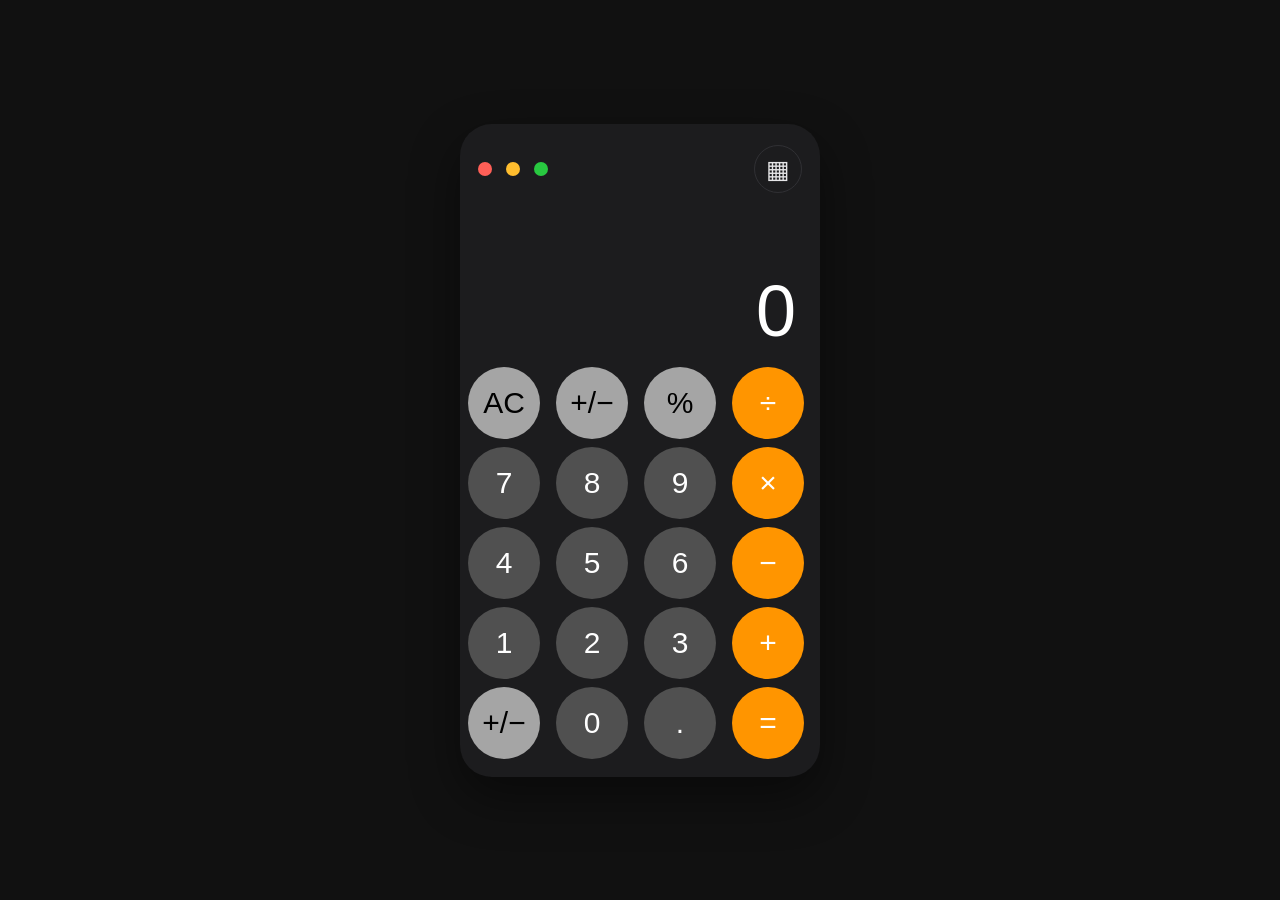
<file: Theory/02-Mac-calc/index.html>
<!DOCTYPE html>
<html lang="en">
<head>
    <meta charset="UTF-8">
    <meta name="viewport" content="width=device-width, initial-scale=1.0">
    <title>Mac Calculator</title>
    <link rel="stylesheet" href="styles.css">

</head>
<body>

    <main class="calculator">

        <!-- Calculator Header -->
        <header class="calculator__header">

            <!-- macOS window controls -->
            <div class="window-controls">
                <span class="window-control window-control--close"></span>
                <span class="window-control window-control--minimize"></span>
                <span class="window-control window-control--maximize"></span>
            </div>

            <!-- Calculator mode icon -->
            <div class="calculator-mode">
                <span class="calculator-mode__icon">▦</span>
            </div>

        </header>


        <!-- Calculator Display -->
        <section class="calculator__display">
            <output
                id="display"
                class="display"
                aria-live="polite">
                0
            </output>
        </section>


        <!-- Calculator Buttons -->
        <section
            class="calculator__keys"
            aria-label="Calculator">

            <!-- Row 1 -->
            <button
                class="key key--function"
                data-action="clear">
                AC
            </button>

            <button
                class="key key--function"
                data-action="sign">
                +/−
            </button>

            <button
                class="key key--function"
                data-action="percent">
                %
            </button>

            <button
                class="key key--operator"
                data-operator="/">
                ÷
            </button>


            <!-- Row 2 -->
            <button class="key key--number" data-number="7">
                7
            </button>

            <button class="key key--number" data-number="8">
                8
            </button>

            <button class="key key--number" data-number="9">
                9
            </button>

            <button
                class="key key--operator"
                data-operator="*">
                ×
            </button>


            <!-- Row 3 -->
            <button class="key key--number" data-number="4">
                4
            </button>

            <button class="key key--number" data-number="5">
                5
            </button>

            <button class="key key--number" data-number="6">
                6
            </button>

            <button
                class="key key--operator"
                data-operator="-">
                −
            </button>


            <!-- Row 4 -->
            <button class="key key--number" data-number="1">
                1
            </button>

            <button class="key key--number" data-number="2">
                2
            </button>

            <button class="key key--number" data-number="3">
                3
            </button>

            <button
                class="key key--operator"
                data-operator="+">
                +
            </button>


            <!-- Row 5 -->
            <button
                class="key key--function"
                data-action="sign">
                +/−
            </button>

            <button class="key key--number" data-number="0">
                0
            </button>

            <button
                class="key key--number"
                data-action="decimal">
                .
            </button>

            <button
                class="key key--operator"
                data-action="equals">
                =
            </button>

        </section>

    </main>


    <script type="module" src="app.js"></script>
    <!-- 
        type = "module" 
        This tells the browser treat this JS file as an ES module
    -->

</body>
</html>
</file>
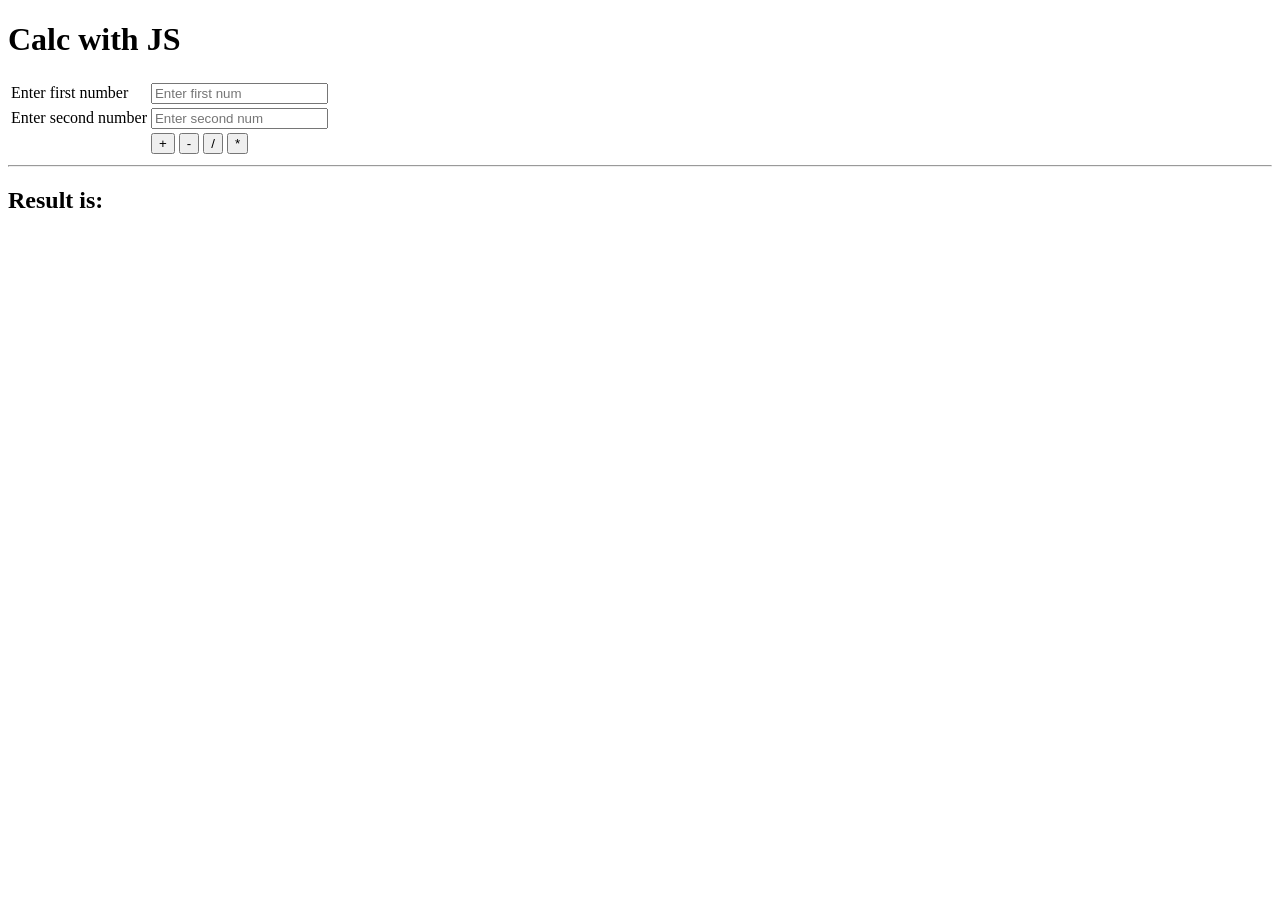
<file: Theory/01-Basics/Calc.html>
<!DOCTYPE html>
<html lang="en">
<head>
    <meta charset="UTF-8">
    <meta name="viewport" content="width=device-width, initial-scale=1.0">
    <title>Document</title>
    <script src="calc.js" defer></script>
</head>
<body>

    <h1>Calc with JS</h1>

    <table>
        <tr>
            <td>Enter first number</td>
            <td>
                <input type="text" id="box-1" placeholder="Enter first num">
            </td>
        </tr>

        <tr>
            <td>Enter second number</td>
            <td>
                <input type="text" id="box-2" placeholder="Enter second num">
            </td>
        </tr>

        <tr>
            <td></td>
            <td>
                <button id="add">+</button>
                <button id="sub">-</button>
                <button id="div">/</button>
                <button id="mul">*</button>
            </td>
        </tr>
    </table>

    <hr>
    <h2>Result is: <span id="result"></span></h2>
    
</body>
</html>
</file>
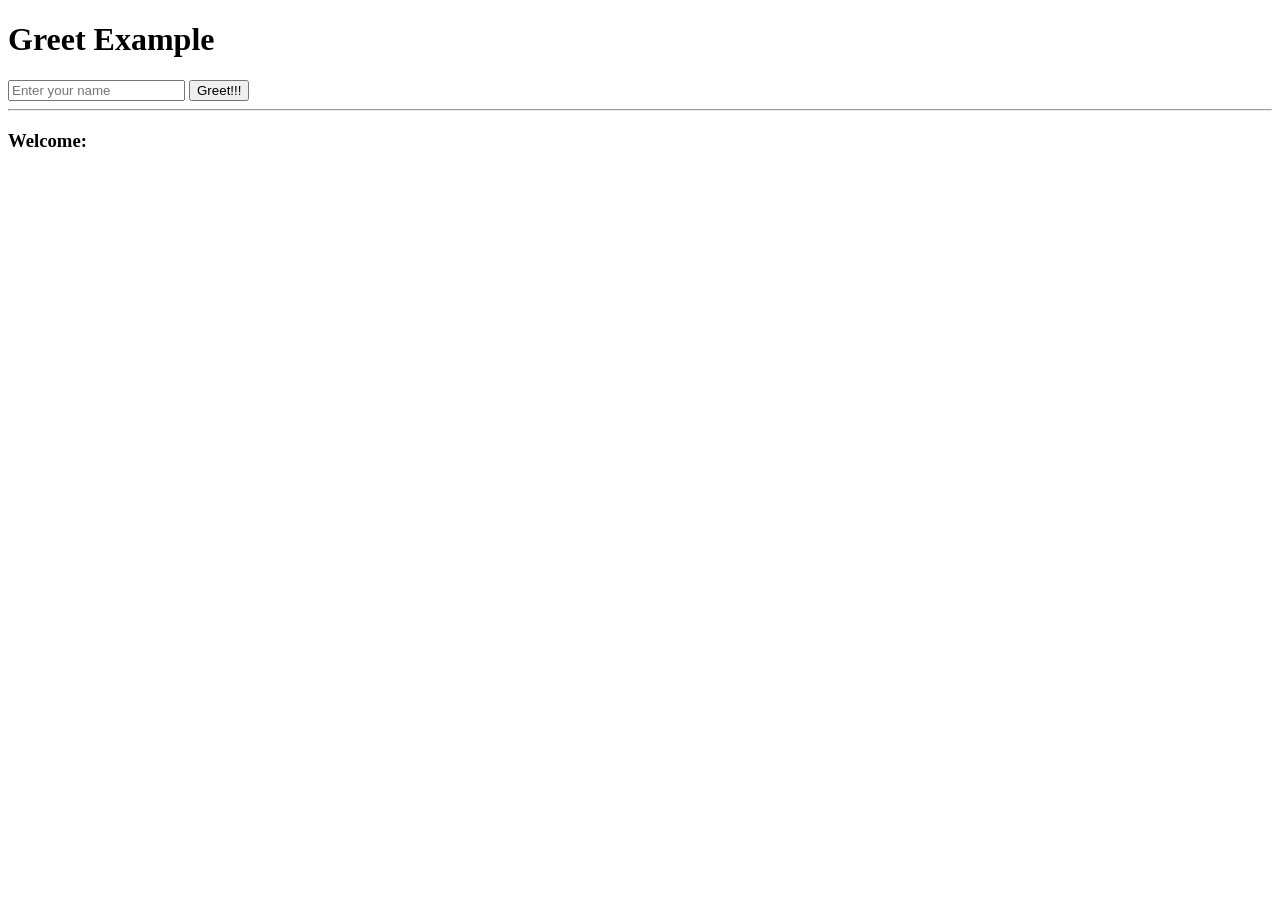
<file: Theory/01-Basics/Greet.html>
<!DOCTYPE html>
<html lang="en">
<head>
    <meta charset="UTF-8">
    <meta name="viewport" content="width=device-width, initial-scale=1.0">
    <title>Document</title>
    <script src="greet.js" defer></script>
</head>
<body>

    <h1>Greet Example</h1>

    <input type="text" placeholder="Enter your name" id="box">
    <!-- Event binding -->
    <!-- Attach event with a function -->
    <!-- <button onclick="greet()">Greet!!!</button> -->
     <button id="btn">Greet!!!</button>

    <hr>

    <h3>Welcome:  <span id="output"></span></h3>
    

    <!-- <script>
        function greet() {
            // console.log("Hello User...");

            let box_1 = document.querySelector("#box");
            let username = box_1.value;
            // Truthy and Falsy
            // null, undefined, 0, ""
            if(!username) {
                alert("Please enter a valid username");
            }
            else {
                console.log(`Hello: ${username}`);
                document.querySelector("#output").innerText = username;            
                box_1.value = "";
            }
        }
    </script> -->

    <!-- <script src="greet.js"></script> -->
</body>
</html>
</file>
<file: Theory/02-Mac-calc/styles.css>
* {
    box-sizing: border-box;
    margin: 0;
    padding: 0;
}

:root {
    --background: #1c1c1e;
    --number-button: #505050;
    --function-button: #a5a5a5;
    --operator-button: #ff9500;
    --text-primary: #ffffff;
    --text-dark: #000000;
    --button-size: 72px;
    --button-gap: 8px;
}

body {
    min-height: 100vh;
    display: grid;
    place-items: center;
    background: #111111;
    font-family:
        -apple-system,
        BlinkMacSystemFont,
        "SF Pro Display",
        "Helvetica Neue",
        Arial,
        sans-serif;
}


.calculator {
    width: 360px;
    min-height: 650px;
    padding: 18px 8px 18px;
    background: var(--background);
    border-radius: 32px;
    overflow: hidden;
    box-shadow: 0 20px 50px rgb(0 0 0 / 45%);
    display: flex;
    flex-direction: column;
}


.calculator__header {
    height: 55px;
    display: flex;
    align-items: center;
    justify-content: space-between;
    padding: 0 10px;
}


.window-controls {
    display: flex;
    align-items: center;
    gap: 14px;
}

.window-control {
    width: 14px;
    height: 14px;
    border-radius: 50%;
    display: block;
}

.window-control--close {
    background: #ff5f57;
}

.window-control--minimize {
    background: #ffbd2e;
}

.window-control--maximize {
    background: #28c840;
}


.calculator-mode {
    width: 48px;
    height: 48px;
    border: 1px solid #303034;
    border-radius: 50%;
    display: grid;
    place-items: center;
}

.calculator-mode__icon {
    color: #e5e5e7;
    font-size: 25px;
}


.calculator__display {
    min-height: 170px;
    display: flex;
    align-items: flex-end;
    justify-content: flex-end;
    padding: 20px 16px;
}

.display {
    width: 100%;
    color: var(--text-primary);
    font-size: 72px;
    font-weight: 300;
    line-height: 1;
    text-align: right;
    overflow: hidden;
    white-space: nowrap;
    user-select: none;
}


.calculator__keys {
    display: grid;
    grid-template-columns: repeat(4, 1fr);
    gap: var(--button-gap);
}


.key {
    width: var(--button-size);
    height: var(--button-size);
    border: none;
    border-radius: 50%;
    font-family: inherit;
    font-size: 30px;
    font-weight: 400;
    cursor: pointer;
    transition:
        transform 100ms ease,
        filter 100ms ease;
    display: grid;
    place-items: center;
    user-select: none;
}

.key:active {
    transform: scale(0.94);
    filter: brightness(1.25);
}


.key--number {
    color: var(--text-primary);
    background: var(--number-button);
}


.key--function {
    color: var(--text-dark);
    background: var(--function-button);
}

.key--operator {
    color: var(--text-primary);
    background: var(--operator-button);
}


@media (max-width: 420px) {
    .calculator {
        width: 100%;
        min-height: 100vh;
        border-radius: 0;
        padding-inline: 8px;
    }

    .calculator__display {
        min-height: 220px;
    }

    .key {
        width: min(20vw, 80px);
        height: min(20vw, 80px);
    }
}
</file>
